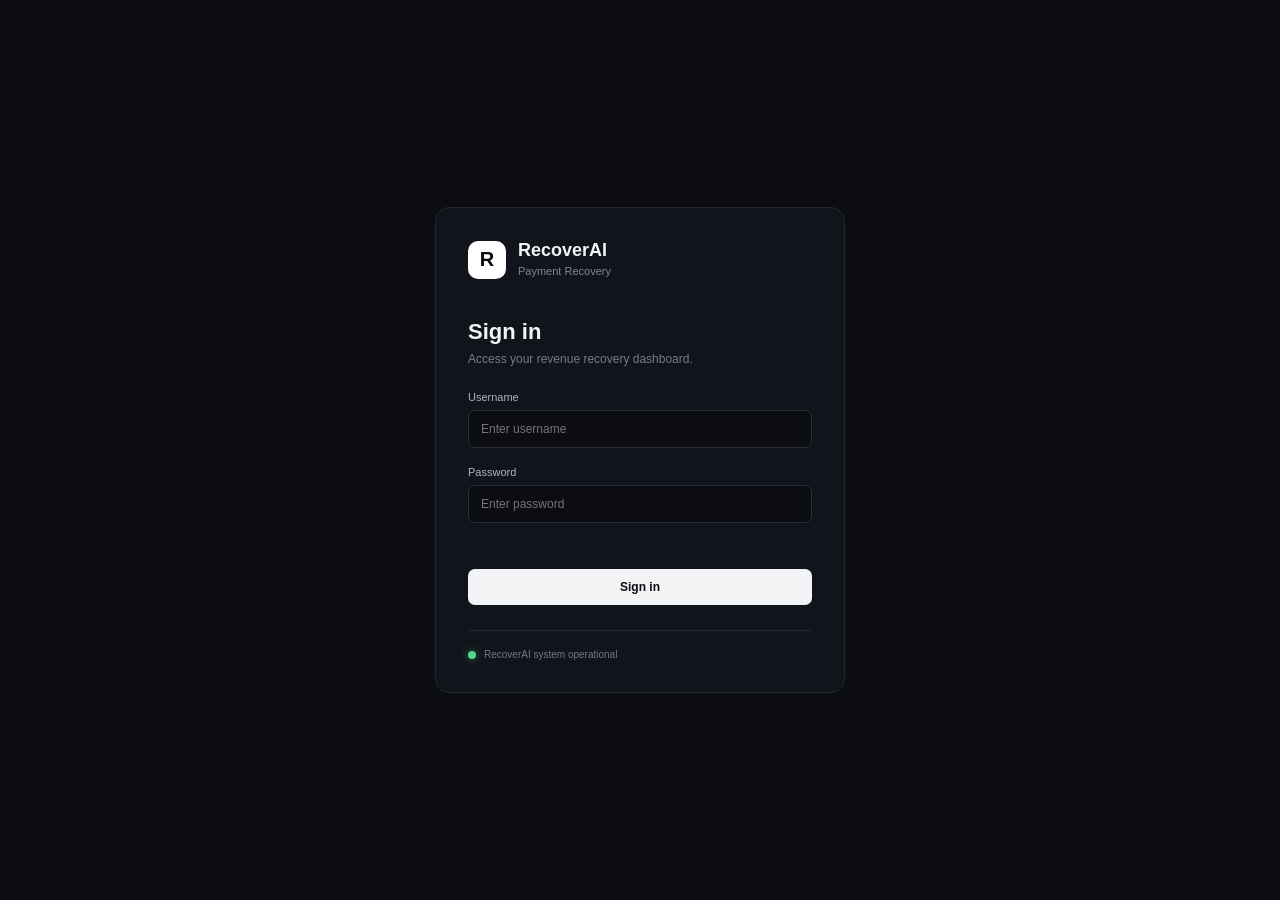
<file: backend/frontend/index.html>
<!DOCTYPE html>
<html lang="en">

<head>

    <meta charset="UTF-8">

    <meta
        name="viewport"
        content="width=device-width, initial-scale=1.0"
    >

    <title>RecoverAI Dashboard</title>

    <link
        rel="stylesheet"
        href="style.css"
    >

    <script>

        if (
            localStorage.getItem("recoverai-theme") === "light"
        ) {

            document.addEventListener(
                "DOMContentLoaded",
                () => {

                    document.body.classList.add(
                        "light-mode"
                    );

                }
            );

        }

    </script>

</head>


<body>

    <div class="app">


        <!-- ================================================= -->
        <!-- SIDEBAR -->
        <!-- ================================================= -->

        <aside class="sidebar">


            <div class="logo">

                <div class="logo-mark">
                    R
                </div>

                <div>

                    <h1>
                        RecoverAI
                    </h1>

                    <span>
                        Payment Recovery
                    </span>

                </div>

            </div>


            <nav>


                <a
                    href="index.html"
                    class="nav-item active"
                >
                    <span>▦</span>
                    Dashboard
                </a>


                <a
                    href="recoveries.html"
                    class="nav-item"
                >
                    <span>↻</span>
                    Recoveries
                </a>


                <a
                    href="transactions.html"
                    class="nav-item"
                >
                    <span>◈</span>
                    Transactions
                </a>


                <a
                    href="settings.html"
                    class="nav-item"
                >
                    <span>⚙</span>
                    Settings
                </a>


            </nav>


            <div class="sidebar-bottom">


                <div class="ai-status">

                    <div class="status-dot"></div>

                    <div>

                        <strong>
                            AI Engine
                        </strong>

                        <span>
                            Operational
                        </span>

                    </div>

                </div>


                <button
                    type="button"
                    onclick="logout()"
                    class="logout-button"
                >
                    Logout
                </button>


            </div>


        </aside>



        <!-- ================================================= -->
        <!-- MAIN -->
        <!-- ================================================= -->

        <main class="main">


            <!-- HEADER -->

            <header class="header">

                <div>

                    <h2>
                        Recovery Dashboard
                    </h2>

                    <p>
                        Monitor failed payments and recover lost revenue.
                    </p>

                </div>


                <div class="header-status">

                    <span class="pulse"></span>

                    System operational

                </div>

            </header>



            <!-- ================================================= -->
            <!-- METRICS -->
            <!-- ================================================= -->

            <section class="metrics">


                <!-- Revenue at Risk -->

                <div class="metric-card">

                    <div class="metric-top">

                        <span>
                            Revenue at Risk
                        </span>

                        <span class="metric-icon">
                            ₹
                        </span>

                    </div>


                    <div
                        class="metric-value"
                        id="revenue-risk"
                    >
                        ₹0
                    </div>


                    <div class="metric-label">
                        From failed payments
                    </div>

                </div>



                <!-- Revenue Recovered -->

                <div class="metric-card">

                    <div class="metric-top">

                        <span>
                            Revenue Recovered
                        </span>

                        <span class="metric-icon">
                            ✓
                        </span>

                    </div>


                    <div
                        class="metric-value"
                        id="revenue-recovered"
                    >
                        ₹0
                    </div>


                    <div class="metric-label">
                        Successfully recovered
                    </div>

                </div>



                <!-- Recovery Rate -->

                <div class="metric-card">

                    <div class="metric-top">

                        <span>
                            Recovery Rate
                        </span>

                        <span class="metric-icon">
                            %
                        </span>

                    </div>


                    <div
                        class="metric-value"
                        id="recovery-rate"
                    >
                        0%
                    </div>


                    <div class="metric-label">
                        Revenue recovered
                    </div>

                </div>



                <!-- Failed Payments -->

                <div class="metric-card">

                    <div class="metric-top">

                        <span>
                            Failed Payments
                        </span>

                        <span class="metric-icon">
                            !
                        </span>

                    </div>


                    <div
                        class="metric-value"
                        id="failed-payments"
                    >
                        0
                    </div>


                    <div class="metric-label">
                        Requiring attention
                    </div>

                </div>


            </section>



            <!-- ================================================= -->
            <!-- RECOVERY OVERVIEW -->
            <!-- ================================================= -->

            <section class="overview-grid">


                <!-- ================================================= -->
                <!-- RECOVERY PERFORMANCE -->
                <!-- ================================================= -->

                <div class="panel recovery-panel">


                    <div class="panel-header">

                        <div>

                            <h3>
                                Recovery Performance
                            </h3>

                            <p>
                                Revenue recovery efficiency
                            </p>

                        </div>

                    </div>



                    <div class="recovery-visual">


                        <!-- INTERACTIVE PROGRESS CIRCLE -->

                        <div
                            class="circle"
                            id="recovery-circle"
                            data-progress="0% recovered"
                        >

                            <div class="circle-inner">

                                <strong id="circle-rate">
                                    0%
                                </strong>

                                <span>
                                    Recovered
                                </span>

                            </div>

                        </div>



                        <!-- RECOVERY DETAILS -->

                        <div class="recovery-info">


                            <div>

                                <span>
                                    At Risk
                                </span>

                                <strong id="overview-risk">
                                    ₹0
                                </strong>

                            </div>


                            <div>

                                <span>
                                    Recovered
                                </span>

                                <strong id="overview-recovered">
                                    ₹0
                                </strong>

                            </div>


                            <div>

                                <span>
                                    Recovery Links
                                </span>

                                <strong id="recovery-links">
                                    0
                                </strong>

                            </div>


                        </div>


                    </div>


                </div>



                <!-- ================================================= -->
                <!-- AI ENGINE -->
                <!-- ================================================= -->

                <div class="panel ai-panel">


                    <div class="panel-header">

                        <div>

                            <h3>
                                AI Recovery Engine
                            </h3>

                            <p>
                                Latest decision
                            </p>

                        </div>


                        <span class="ai-badge">
                            AI
                        </span>

                    </div>



                    <div id="ai-decision">


                        <div class="decision-icon">
                            ✓
                        </div>


                        <div>

                            <strong>
                                Recovery engine ready
                            </strong>

                            <p>
                                RecoverAI automatically analyzes
                                failed transactions and determines
                                the safest recovery action.
                            </p>

                        </div>


                    </div>


                </div>


            </section>



            <!-- ================================================= -->
            <!-- TRANSACTIONS -->
            <!-- ================================================= -->

            <section class="panel transactions-panel">


                <div class="panel-header">


                    <div>

                        <h3>
                            Recent Failed Payments
                        </h3>

                        <p>
                            AI-analyzed payment failures
                        </p>

                    </div>


                    <button
                        type="button"
                        onclick="loadTransactions()"
                    >
                        Refresh
                    </button>


                </div>



                <div class="table-wrapper">


                    <table>


                        <thead>

                            <tr>

                                <th>
                                    Payment
                                </th>

                                <th>
                                    Amount
                                </th>

                                <th>
                                    Method
                                </th>

                                <th>
                                    Failure
                                </th>

                                <th>
                                    Recovery
                                </th>

                                <th>
                                    Status
                                </th>

                            </tr>

                        </thead>



                        <tbody id="transactions-body">


                            <tr>

                                <td
                                    colspan="6"
                                    class="loading"
                                >
                                    Loading transactions...
                                </td>

                            </tr>


                        </tbody>


                    </table>


                </div>


            </section>


        </main>


    </div>



    <!-- ================================================= -->
    <!-- AUTH FIRST -->
    <!-- ================================================= -->

    <script src="auth.js"></script>


    <!-- ================================================= -->
    <!-- DASHBOARD LOGIC -->
    <!-- ================================================= -->

    <script src="app.js"></script>


</body>

</html>
</file>
<file: backend/frontend/style.css>
* {
    box-sizing: border-box;
    margin: 0;
    padding: 0;
}

body {
    font-family: Inter, Arial, sans-serif;
    background: #0b0d12;
    color: #f1f3f5;
}

.app {
    display: flex;
    min-height: 100vh;
}


/* SIDEBAR */

.sidebar {
    width: 240px;
    background: #10131a;
    border-right: 1px solid #222630;
    padding: 28px 18px;
    display: flex;
    flex-direction: column;
}

.logo {
    display: flex;
    align-items: center;
    gap: 12px;
    margin-bottom: 50px;
}

.logo-mark {
    width: 38px;
    height: 38px;
    border-radius: 10px;
    background: #ffffff;
    color: #0b0d12;
    display: flex;
    align-items: center;
    justify-content: center;
    font-weight: 800;
    font-size: 20px;
}

.logo h1 {
    font-size: 18px;
}

.logo span {
    color: #7f8795;
    font-size: 11px;
}

nav {
    display: flex;
    flex-direction: column;
    gap: 8px;
}

.nav-item {
    padding: 12px 14px;
    border-radius: 8px;
    color: #8d95a3;
    text-decoration: none;
    display: flex;
    gap: 12px;
    align-items: center;
    font-size: 14px;
}

.nav-item.active {
    background: #1b1f28;
    color: white;
}

.sidebar-bottom {
    margin-top: auto;
}

.ai-status {
    border: 1px solid #252a34;
    border-radius: 10px;
    padding: 12px;
    display: flex;
    gap: 10px;
    align-items: center;
}

.status-dot,
.pulse {
    width: 8px;
    height: 8px;
    border-radius: 50%;
    background: #54d68a;
}

.ai-status strong {
    display: block;
    font-size: 12px;
}

.ai-status span {
    color: #727987;
    font-size: 10px;
}


/* MAIN */

.main {
    flex: 1;
    padding: 35px 42px;
    max-width: 1500px;
}

.header {
    display: flex;
    justify-content: space-between;
    align-items: center;
    margin-bottom: 30px;
}

.header h2 {
    font-size: 26px;
}

.header p {
    color: #7e8694;
    margin-top: 5px;
}

.header-status {
    border: 1px solid #27302d;
    padding: 9px 13px;
    border-radius: 20px;
    font-size: 12px;
    color: #a9b1bc;
    display: flex;
    gap: 8px;
    align-items: center;
}


/* METRICS */

.metrics {
    display: grid;
    grid-template-columns: repeat(4, 1fr);
    gap: 16px;
}

.metric-card,
.panel {
    background: #11141b;
    border: 1px solid #222630;
    border-radius: 12px;
}

.metric-card {
    padding: 20px;
}

.metric-top {
    display: flex;
    justify-content: space-between;
    color: #858d9b;
    font-size: 13px;
}

.metric-icon {
    width: 28px;
    height: 28px;
    border-radius: 7px;
    background: #1c2029;
    display: flex;
    align-items: center;
    justify-content: center;
    color: white;
}

.metric-value {
    font-size: 27px;
    font-weight: 700;
    margin-top: 18px;
}

.metric-label {
    color: #666e7c;
    font-size: 11px;
    margin-top: 6px;
}


/* PANELS */

.overview-grid {
    display: grid;
    grid-template-columns: 1fr 1fr;
    gap: 16px;
    margin-top: 18px;
}

.panel {
    padding: 22px;
}

.panel-header {
    display: flex;
    justify-content: space-between;
    align-items: center;
}

.panel-header h3 {
    font-size: 15px;
}

.panel-header p {
    color: #697180;
    font-size: 11px;
    margin-top: 4px;
}

.panel-header button {
    background: #1c2029;
    border: 1px solid #2b303a;
    color: white;
    padding: 7px 12px;
    border-radius: 6px;
    cursor: pointer;
}


/* RECOVERY */

.recovery-visual {
    display: flex;
    align-items: center;
    gap: 40px;
    margin-top: 25px;
}

.circle {
    width: 150px;
    height: 150px;
    border-radius: 50%;
    border: 12px solid #242a34;
    display: flex;
    justify-content: center;
    align-items: center;
}

.circle strong {
    display: block;
    text-align: center;
    font-size: 26px;
}

.circle span {
    color: #737b88;
    font-size: 10px;
}

.recovery-info {
    display: flex;
    flex-direction: column;
    gap: 14px;
}

.recovery-info span {
    display: block;
    color: #717987;
    font-size: 11px;
}

.recovery-info strong {
    font-size: 15px;
}


/* AI */

.ai-badge {
    background: #242833;
    border-radius: 5px;
    padding: 5px 8px;
    font-size: 10px;
}

#ai-decision {
    display: flex;
    gap: 15px;
    align-items: flex-start;
    margin-top: 30px;
}

.decision-icon {
    width: 42px;
    height: 42px;
    border-radius: 10px;
    background: #1d2823;
    display: flex;
    justify-content: center;
    align-items: center;
}

#ai-decision strong {
    font-size: 14px;
}

#ai-decision p {
    color: #747c89;
    font-size: 12px;
    line-height: 1.6;
    margin-top: 6px;
}


/* TABLE */

.transactions-panel {
    margin-top: 18px;
}

.table-wrapper {
    overflow-x: auto;
    margin-top: 20px;
}

table {
    width: 100%;
    border-collapse: collapse;
}

th {
    text-align: left;
    color: #69717e;
    font-size: 10px;
    text-transform: uppercase;
    padding: 12px;
    border-bottom: 1px solid #242832;
}

td {
    padding: 15px 12px;
    border-bottom: 1px solid #1d2129;
    font-size: 12px;
}

.payment-id {
    font-family: monospace;
    color: #c7ccd4;
}

.failure {
    color: #b4bbc5;
}

.recovery {
    color: #8ed9ad;
}

.badge {
    padding: 5px 8px;
    border-radius: 5px;
    font-size: 10px;
}

.badge-failed {
    background: #292022;
    color: #e0a5a5;
}

.badge-recovered {
    background: #1d2922;
    color: #8fd8a9;
}

.loading {
    text-align: center;
    color: #656d79;
    padding: 30px;
}


/* MOBILE */

@media (max-width: 900px) {

    .sidebar {
        display: none;
    }

    .main {
        padding: 25px 18px;
    }

    .metrics {
        grid-template-columns: 1fr 1fr;
    }

    .overview-grid {
        grid-template-columns: 1fr;
    }
}

@media (max-width: 550px) {

    .metrics {
        grid-template-columns: 1fr;
    }
}

/* ============================= */
/* TRANSACTION DETAILS */
/* ============================= */

.back-link {
    display: inline-block;
    color: #858d9b;
    text-decoration: none;
    font-size: 12px;
    margin-bottom: 12px;
}

.back-link:hover {
    color: white;
}

.transaction-loading {
    margin-top: 18px;
}

.transaction-error {
    margin-top: 18px;
    padding: 30px;
}

.transaction-error h3 {
    font-size: 16px;
    margin-bottom: 8px;
}

.transaction-error p {
    color: #747c89;
    font-size: 12px;
    margin-bottom: 20px;
}

.transaction-hero {
    margin-top: 18px;
    padding: 28px;
    display: flex;
    justify-content: space-between;
    align-items: center;
}

.detail-label {
    display: block;
    color: #69717e;
    font-size: 10px;
    text-transform: uppercase;
    letter-spacing: 0.6px;
    margin-bottom: 8px;
}

.transaction-amount {
    font-size: 34px;
    font-weight: 700;
    margin-bottom: 12px;
}

.transaction-summary {
    display: flex;
    gap: 50px;
}

.transaction-summary span {
    display: block;
    color: #69717e;
    font-size: 10px;
    margin-bottom: 6px;
}

.transaction-summary strong {
    font-size: 13px;
}

.transaction-grid {
    display: grid;
    grid-template-columns: 1fr 1fr;
    gap: 18px;
    margin-top: 18px;
}

.detail-panel {
    padding: 22px;
    margin-top: 18px;
}

.transaction-grid .detail-panel {
    margin-top: 0;
}

.detail-list {
    margin-top: 22px;
}

.detail-row {
    display: flex;
    justify-content: space-between;
    gap: 20px;
    padding: 13px 0;
    border-bottom: 1px solid #1d2129;
}

.detail-row:last-child {
    border-bottom: none;
}

.detail-row span {
    color: #737b88;
    font-size: 11px;
}

.detail-row strong {
    color: #d6dae0;
    font-size: 12px;
    text-align: right;
}

.detail-row-column {
    display: block;
}

.detail-row-column strong {
    display: block;
    text-align: left;
    margin-top: 8px;
    line-height: 1.6;
}

.mono {
    font-family: monospace;
}

.error-code {
    color: #dca4a4 !important;
}

.ai-detail-panel {
    margin-top: 18px;
}

.ai-decision-detail {
    display: flex;
    gap: 15px;
    align-items: flex-start;
    margin-top: 25px;
}

.ai-decision-detail .decision-icon {
    flex-shrink: 0;
}

.ai-action {
    display: block;
    font-size: 16px !important;
    margin-bottom: 7px;
}

.ai-decision-detail p {
    color: #747c89;
    font-size: 12px;
    line-height: 1.6;
    max-width: 700px;
}

.recovery-area {
    margin-top: 22px;
}

.recovery-area .recovery-info {
    display: grid;
    grid-template-columns: 180px 1fr;
    gap: 18px;
}

.recovery-area .recovery-info span {
    display: block;
    color: #69717e;
    font-size: 10px;
    margin-bottom: 6px;
}

.recovery-area .recovery-info strong {
    font-size: 12px;
    color: #d6dae0;
    word-break: break-all;
}

.recovery-button {
    display: inline-block;
    background: #f1f3f5;
    color: #0b0d12;
    text-decoration: none;
    padding: 9px 14px;
    border-radius: 6px;
    font-size: 11px;
    font-weight: 600;
}

.recovery-button:hover {
    opacity: 0.9;
}

/* ============================= */
/* SIDEBAR NAVIGATION FIX */
/* ============================= */

.sidebar {
    position: relative;
    z-index: 100;
}

.sidebar nav {
    position: relative;
    z-index: 101;
}

.nav-item {
    position: relative;
    z-index: 102;
    cursor: pointer;
}

.nav-item:hover {
    background: #181c24;
    color: white;
}
/* =========================================================
   THEME SYSTEM
   ========================================================= */

/* Theme transition */
body,
.sidebar,
.metric-card,
.panel,
.ai-status,
.nav-item,
.panel-header button,
.metric-icon,
.header-status,
.circle,
.ai-badge,
.detail-row {
    transition:
        background-color 0.2s ease,
        color 0.2s ease,
        border-color 0.2s ease;
}


/* =========================================================
   LIGHT MODE
   ========================================================= */

body.light-mode {
    background: #f5f6f8;
    color: #17191d;
}


/* SIDEBAR */

body.light-mode .sidebar {
    background: #ffffff;
    border-right-color: #e1e4e8;
}

body.light-mode .logo-mark {
    background: #17191d;
    color: #ffffff;
}

body.light-mode .logo h1 {
    color: #17191d;
}

body.light-mode .logo span {
    color: #7b818b;
}

body.light-mode .nav-item {
    color: #68707c;
}

body.light-mode .nav-item:hover {
    background: #f1f3f5;
    color: #17191d;
}

body.light-mode .nav-item.active {
    background: #e9ebef;
    color: #17191d;
}

body.light-mode .ai-status {
    border-color: #e1e4e8;
}

body.light-mode .ai-status strong {
    color: #25282d;
}

body.light-mode .ai-status span {
    color: #858b95;
}


/* HEADER */

body.light-mode .header h2 {
    color: #17191d;
}

body.light-mode .header p {
    color: #747b86;
}

body.light-mode .header-status {
    border-color: #dfe3e7;
    color: #68707c;
}


/* CARDS / PANELS */

body.light-mode .metric-card,
body.light-mode .panel {
    background: #ffffff;
    border-color: #e1e4e8;
}

body.light-mode .metric-top {
    color: #6e7580;
}

body.light-mode .metric-icon {
    background: #f0f2f4;
    color: #25282d;
}

body.light-mode .metric-value {
    color: #17191d;
}

body.light-mode .metric-label {
    color: #858b95;
}


/* PANEL HEADERS */

body.light-mode .panel-header h3 {
    color: #25282d;
}

body.light-mode .panel-header p {
    color: #7b818b;
}

body.light-mode .panel-header button {
    background: #f0f2f4;
    border-color: #dce0e5;
    color: #25282d;
}

body.light-mode .panel-header button:hover {
    background: #e7e9ec;
}


/* RECOVERY */

body.light-mode .circle {
    border-color: #e1e4e8;
}

body.light-mode .circle strong {
    color: #17191d;
}

body.light-mode .circle span {
    color: #7b818b;
}

body.light-mode .recovery-info span {
    color: #7b818b;
}

body.light-mode .recovery-info strong {
    color: #25282d;
}


/* AI */

body.light-mode .ai-badge {
    background: #eef0f3;
    color: #4f5661;
}

body.light-mode .decision-icon {
    background: #edf5ef;
    color: #25633c;
}

body.light-mode #ai-decision strong {
    color: #25282d;
}

body.light-mode #ai-decision p {
    color: #747b86;
}


/* TABLE */

body.light-mode th {
    color: #737a85;
    border-bottom-color: #e1e4e8;
}

body.light-mode td {
    color: #343941;
    border-bottom-color: #eceef1;
}

body.light-mode .payment-id {
    color: #343941;
}

body.light-mode .failure {
    color: #656c77;
}

body.light-mode .recovery {
    color: #277344;
}

body.light-mode .loading {
    color: #858b95;
}


/* BADGES */

body.light-mode .badge-failed {
    background: #f8eded;
    color: #a34c4c;
}

body.light-mode .badge-recovered {
    background: #edf7f0;
    color: #287447;
}


/* TRANSACTION DETAILS */

body.light-mode .back-link {
    color: #69717d;
}

body.light-mode .back-link:hover {
    color: #17191d;
}

body.light-mode .detail-label {
    color: #747b86;
}

body.light-mode .transaction-amount {
    color: #17191d;
}

body.light-mode .transaction-summary span {
    color: #747b86;
}

body.light-mode .transaction-summary strong {
    color: #25282d;
}

body.light-mode .detail-row {
    border-bottom-color: #e6e8eb;
}

body.light-mode .detail-row span {
    color: #747b86;
}

body.light-mode .detail-row strong {
    color: #343941;
}

body.light-mode .error-code {
    color: #a34c4c !important;
}

body.light-mode .ai-decision-detail p {
    color: #747b86;
}

body.light-mode .recovery-area .recovery-info span {
    color: #747b86;
}

body.light-mode .recovery-area .recovery-info strong {
    color: #343941;
}

body.light-mode .recovery-button {
    background: #17191d;
    color: #ffffff;
}


/* =========================================================
   SETTINGS PAGE
   ========================================================= */

.settings-section {
    margin-top: 18px;
}

.settings-list {
    margin-top: 20px;
}

.setting-row {
    display: flex;
    justify-content: space-between;
    align-items: center;
    gap: 30px;
    padding: 18px 0;
    border-bottom: 1px solid #242832;
}

.setting-row:last-child {
    border-bottom: none;
}

.setting-info strong {
    display: block;
    font-size: 13px;
    margin-bottom: 5px;
}

.setting-info p {
    color: #747c89;
    font-size: 11px;
    line-height: 1.5;
}


/* THEME TOGGLE */

.theme-toggle {
    display: flex;
    background: #1b1f28;
    border: 1px solid #2a2f39;
    border-radius: 8px;
    padding: 4px;
    gap: 4px;
    flex-shrink: 0;
}

.theme-option {
    border: none;
    background: transparent;
    color: #858d9b;
    padding: 8px 14px;
    border-radius: 6px;
    cursor: pointer;
    font-size: 11px;
}

.theme-option:hover {
    color: white;
}

.theme-option.active {
    background: #f1f3f5;
    color: #0b0d12;
}


/* STATUS */

.system-status {
    display: flex;
    align-items: center;
    gap: 9px;
}

.system-status .status-dot {
    flex-shrink: 0;
}

.status-online {
    color: #54d68a;
    font-size: 12px;
}


/* LIGHT SETTINGS */

body.light-mode .setting-row {
    border-bottom-color: #e4e7ea;
}

body.light-mode .setting-info strong {
    color: #25282d;
}

body.light-mode .setting-info p {
    color: #747b86;
}

body.light-mode .theme-toggle {
    background: #f0f2f4;
    border-color: #dce0e5;
}

body.light-mode .theme-option {
    color: #737a85;
}

body.light-mode .theme-option:hover {
    color: #17191d;
}

body.light-mode .theme-option.active {
    background: #17191d;
    color: #ffffff;
}
/* =========================================================
   SETTINGS
   ========================================================= */

.settings-section {
    margin-top: 18px;
}

.settings-list {
    margin-top: 20px;
}

.setting-row {
    display: flex;
    justify-content: space-between;
    align-items: center;
    gap: 30px;
    padding: 18px 0;
    border-bottom: 1px solid #242832;
}

.setting-row:last-child {
    border-bottom: none;
}

.setting-info {
    flex: 1;
}

.setting-info strong {
    display: block;
    font-size: 13px;
    margin-bottom: 5px;
}

.setting-info p {
    color: #747c89;
    font-size: 11px;
    line-height: 1.5;
}


/* THEME TOGGLE */

.theme-toggle {
    display: flex;
    background: #1b1f28;
    border: 1px solid #2a2f39;
    border-radius: 8px;
    padding: 4px;
    gap: 4px;
    flex-shrink: 0;
}

.theme-option {
    border: none;
    background: transparent;
    color: #858d9b;
    padding: 8px 14px;
    border-radius: 6px;
    cursor: pointer;
    font-size: 11px;
    font-family: inherit;
}

.theme-option:hover {
    color: white;
}

.theme-option.active {
    background: #f1f3f5;
    color: #0b0d12;
}


/* SYSTEM STATUS */

.system-status {
    display: flex;
    align-items: center;
    gap: 9px;
    flex-shrink: 0;
}

.status-online {
    color: #54d68a;
    font-size: 12px;
}

.status-offline {
    color: #d66a6a;
    font-size: 12px;
}

.offline-dot {
    background: #d66a6a !important;
}


/* =========================================================
   LIGHT MODE
   ========================================================= */

body.light-mode {
    background: #f5f6f8;
    color: #17191d;
}

body.light-mode .sidebar {
    background: #ffffff;
    border-right-color: #e1e4e8;
}

body.light-mode .logo-mark {
    background: #17191d;
    color: #ffffff;
}

body.light-mode .logo h1 {
    color: #17191d;
}

body.light-mode .logo span {
    color: #7b818b;
}

body.light-mode .nav-item {
    color: #68707c;
}

body.light-mode .nav-item:hover {
    background: #f1f3f5;
    color: #17191d;
}

body.light-mode .nav-item.active {
    background: #e9ebef;
    color: #17191d;
}

body.light-mode .header h2 {
    color: #17191d;
}

body.light-mode .header p {
    color: #747b86;
}

body.light-mode .header-status {
    border-color: #dfe3e7;
    color: #68707c;
}

body.light-mode .metric-card,
body.light-mode .panel {
    background: #ffffff;
    border-color: #e1e4e8;
}

body.light-mode .metric-top {
    color: #6e7580;
}

body.light-mode .metric-icon {
    background: #f0f2f4;
    color: #25282d;
}

body.light-mode .metric-value {
    color: #17191d;
}

body.light-mode .metric-label {
    color: #858b95;
}

body.light-mode .panel-header h3 {
    color: #25282d;
}

body.light-mode .panel-header p {
    color: #7b818b;
}

body.light-mode .panel-header button {
    background: #f0f2f4;
    border-color: #dce0e5;
    color: #25282d;
}

body.light-mode .circle {
    border-color: #e1e4e8;
}

body.light-mode .circle strong {
    color: #17191d;
}

body.light-mode .circle span {
    color: #7b818b;
}

body.light-mode .recovery-info span {
    color: #7b818b;
}

body.light-mode .recovery-info strong {
    color: #25282d;
}

body.light-mode .ai-badge {
    background: #eef0f3;
    color: #4f5661;
}

body.light-mode .decision-icon {
    background: #edf5ef;
    color: #25633c;
}

body.light-mode #ai-decision strong {
    color: #25282d;
}

body.light-mode #ai-decision p {
    color: #747b86;
}

body.light-mode th {
    color: #737a85;
    border-bottom-color: #e1e4e8;
}

body.light-mode td {
    color: #343941;
    border-bottom-color: #eceef1;
}

body.light-mode .payment-id {
    color: #343941;
}

body.light-mode .failure {
    color: #656c77;
}

body.light-mode .loading {
    color: #858b95;
}

body.light-mode .badge-failed {
    background: #f8eded;
    color: #a34c4c;
}

body.light-mode .badge-recovered {
    background: #edf7f0;
    color: #287447;
}

body.light-mode .back-link {
    color: #69717d;
}

body.light-mode .back-link:hover {
    color: #17191d;
}

body.light-mode .detail-label {
    color: #747b86;
}

body.light-mode .transaction-amount {
    color: #17191d;
}

body.light-mode .transaction-summary span {
    color: #747b86;
}

body.light-mode .transaction-summary strong {
    color: #25282d;
}

body.light-mode .detail-row {
    border-bottom-color: #e6e8eb;
}

body.light-mode .detail-row span {
    color: #747b86;
}

body.light-mode .detail-row strong {
    color: #343941;
}

body.light-mode .error-code {
    color: #a34c4c !important;
}

body.light-mode .ai-decision-detail p {
    color: #747b86;
}

body.light-mode .recovery-area .recovery-info span {
    color: #747b86;
}

body.light-mode .recovery-area .recovery-info strong {
    color: #343941;
}

body.light-mode .recovery-button {
    background: #17191d;
    color: #ffffff;
}


/* SETTINGS LIGHT MODE */

body.light-mode .setting-row {
    border-bottom-color: #e4e7ea;
}

body.light-mode .setting-info strong {
    color: #25282d;
}

body.light-mode .setting-info p {
    color: #747b86;
}

body.light-mode .theme-toggle {
    background: #f0f2f4;
    border-color: #dce0e5;
}

body.light-mode .theme-option {
    color: #737a85;
}

body.light-mode .theme-option:hover {
    color: #17191d;
}

body.light-mode .theme-option.active {
    background: #17191d;
    color: #ffffff;
}
/* =========================================================
   LOGIN
   ========================================================= */

.login-page {
    min-height: 100vh;
    display: flex;
    justify-content: center;
    align-items: center;
    padding: 30px;
    background: #0b0d12;
}

.login-card {
    width: 100%;
    max-width: 410px;
    background: #11141b;
    border: 1px solid #222630;
    border-radius: 14px;
    padding: 32px;
}

.login-logo {
    display: flex;
    align-items: center;
    gap: 12px;
    margin-bottom: 40px;
}

.login-logo h1 {
    font-size: 18px;
}

.login-logo span {
    color: #7f8795;
    font-size: 11px;
}

.login-header {
    margin-bottom: 25px;
}

.login-header h2 {
    font-size: 22px;
    margin-bottom: 7px;
}

.login-header p {
    color: #747c89;
    font-size: 12px;
}

.login-field {
    margin-bottom: 18px;
}

.login-field label {
    display: block;
    color: #aeb5bf;
    font-size: 11px;
    margin-bottom: 7px;
}

.login-field input {
    width: 100%;
    padding: 11px 12px;
    border-radius: 7px;
    border: 1px solid #2a2f39;
    background: #0b0d12;
    color: #f1f3f5;
    font-family: inherit;
    font-size: 12px;
    outline: none;
}

.login-field input:focus {
    border-color: #59616e;
}

.login-error {
    min-height: 18px;
    color: #d66a6a;
    font-size: 11px;
    margin-bottom: 10px;
}

.login-button {
    width: 100%;
    padding: 11px;
    border: none;
    border-radius: 7px;
    background: #f1f3f5;
    color: #0b0d12;
    font-family: inherit;
    font-size: 12px;
    font-weight: 600;
    cursor: pointer;
}

.login-button:hover {
    opacity: 0.9;
}

.login-footer {
    margin-top: 25px;
    padding-top: 18px;
    border-top: 1px solid #242832;
    display: flex;
    align-items: center;
    gap: 8px;
    color: #727987;
    font-size: 10px;
}


/* LOGIN LIGHT MODE */

body.light-mode .login-page {
    background: #f5f6f8;
}

body.light-mode .login-card {
    background: #ffffff;
    border-color: #e1e4e8;
}

body.light-mode .login-header h2 {
    color: #17191d;
}

body.light-mode .login-header p {
    color: #747b86;
}

body.light-mode .login-field label {
    color: #5f6670;
}

body.light-mode .login-field input {
    background: #f8f9fa;
    border-color: #dce0e5;
    color: #17191d;
}

body.light-mode .login-button {
    background: #17191d;
    color: #ffffff;
}

body.light-mode .login-footer {
    border-top-color: #e4e7ea;
    color: #747b86;
}
.recovery-circle {
    --recovery-progress: 0%;

    width: 150px;
    height: 150px;

    border-radius: 50%;

    background:
        conic-gradient(
            #3ddc97 var(--recovery-progress),
            #252b36 var(--recovery-progress)
        );

    display: flex;
    align-items: center;
    justify-content: center;

    transition:
        background 0.8s ease,
        transform 0.2s ease;

    position: relative;
}

.recovery-circle::after {
    content: "";
    position: absolute;

    width: 116px;
    height: 116px;

    border-radius: 50%;

    background: #11141a;
}

.recovery-circle-inner {
    position: relative;
    z-index: 2;

    display: flex;
    flex-direction: column;
    align-items: center;
    justify-content: center;

    text-align: center;
}

.recovery-circle-inner strong {
    font-size: 27px;
    font-weight: 700;
}

.recovery-circle-inner span {
    margin-top: 3px;
    font-size: 12px;
    opacity: 0.65;
}

.recovery-circle:hover {
    transform: scale(1.04);
}

.recovery-circle:hover::before {
    content: attr(data-progress);
    position: absolute;

    bottom: -35px;

    background: #1b2029;
    padding: 6px 10px;

    border-radius: 6px;

    font-size: 12px;

    white-space: nowrap;

    z-index: 10;
}
/* =========================================================
   RECOVERAI — PREMIUM DASHBOARD OVERRIDES
   ========================================================= */


/* =========================================================
   GREEN RECOVERY ACCENT
   ========================================================= */

:root {
    --recovery-green: #3ddc84;
    --recovery-green-dark: #1f9d5a;
    --recovery-track: #252c38;
}


/* =========================================================
   METRIC CARDS
   ========================================================= */

.metric-card {

    transition:
        transform 0.2s ease,
        border-color 0.2s ease,
        box-shadow 0.2s ease;

}


.metric-card:hover {

    transform: translateY(-3px);

    border-color:
        rgba(61, 220, 132, 0.28);

    box-shadow:
        0 8px 30px rgba(0, 0, 0, 0.18);

}


.metric-value {

    letter-spacing: -0.5px;

}


/* Make recovered values subtly green */

#revenue-recovered {

    color: var(--recovery-green);

}


#recovery-rate {

    color: var(--recovery-green);

}


/* =========================================================
   RECOVERY CIRCLE
   ========================================================= */

#recovery-circle {

    --recovery-progress: 0%;

    width: 150px;
    height: 150px;

    min-width: 150px;
    min-height: 150px;

    border-radius: 50%;

    position: relative;

    display: flex;

    align-items: center;
    justify-content: center;

    /*
       IMPORTANT:
       This is the actual progress ring.
    */

    background:
        conic-gradient(
            var(--recovery-green)
                0%
                var(--recovery-progress),

            var(--recovery-track)
                var(--recovery-progress)
                100%
        ) !important;

    border: none !important;

    box-shadow:
        0 0 0 1px rgba(61, 220, 132, 0.05);

    cursor: pointer;

    transition:
        transform 0.25s ease,
        filter 0.25s ease;

}


/*
   Inner cut-out.
*/

#recovery-circle::after {

    content: "";

    position: absolute;

    width: 116px;
    height: 116px;

    border-radius: 50%;

    background:
        #11141a !important;

    z-index: 1;

}


/*
   Center text.
*/

#recovery-circle .circle-inner {

    position: relative;

    z-index: 2;

    width: 100%;
    height: 100%;

    display: flex;

    align-items: center;
    justify-content: center;

    flex-direction: column;

    text-align: center;

}


#recovery-circle .circle-inner strong {

    font-size: 27px;

    font-weight: 700;

    letter-spacing: -0.8px;

}


#recovery-circle .circle-inner span {

    margin-top: 3px;

    font-size: 12px;

    color: #7f8ba3;

}


/* =========================================================
   CIRCLE HOVER
   ========================================================= */

#recovery-circle:hover {

    transform: scale(1.045);

    filter:
        drop-shadow(
            0 0 12px
            rgba(61, 220, 132, 0.18)
        );

}


/*
   Tooltip.
*/

#recovery-circle::before {

    content: attr(data-progress);

    position: absolute;

    left: 50%;

    bottom: -42px;

    transform:
        translateX(-50%)
        translateY(5px);

    opacity: 0;

    pointer-events: none;

    white-space: nowrap;

    background: #171c24;

    border:
        1px solid
        rgba(61, 220, 132, 0.45);

    color: #e8edf5;

    padding: 7px 11px;

    border-radius: 7px;

    font-size: 12px;

    z-index: 20;

    transition:
        opacity 0.2s ease,
        transform 0.2s ease;

}


#recovery-circle:hover::before {

    opacity: 1;

    transform:
        translateX(-50%)
        translateY(0);

}


/* =========================================================
   RECOVERY INFO
   ========================================================= */

.recovery-info {

    min-width: 180px;

}


.recovery-info > div {

    padding: 9px 0;

    border-bottom:
        1px solid
        rgba(255, 255, 255, 0.06);

}


.recovery-info > div:last-child {

    border-bottom: none;

}


.recovery-info span {

    display: block;

    color: #71809a;

    font-size: 12px;

    margin-bottom: 3px;

}


.recovery-info strong {

    font-size: 16px;

}


.recovery-info > div:nth-child(2) strong {

    color: var(--recovery-green);

}


/* =========================================================
   AI RECOVERY ENGINE
   ========================================================= */

.ai-panel {

    transition:
        border-color 0.2s ease,
        box-shadow 0.2s ease;

}


.ai-panel:hover {

    border-color:
        rgba(61, 220, 132, 0.22);

    box-shadow:
        0 8px 30px rgba(0, 0, 0, 0.16);

}


.ai-badge {

    border:
        1px solid
        rgba(61, 220, 132, 0.25);

}


.decision-icon {

    transition:
        transform 0.25s ease,
        box-shadow 0.25s ease;

}


.ai-panel:hover .decision-icon {

    transform: rotate(-8deg) scale(1.05);

    box-shadow:
        0 0 18px
        rgba(61, 220, 132, 0.12);

}


/* =========================================================
   RECOVERY LINKS
   ========================================================= */

.recovery-link {

    color: #a78bfa;

    text-decoration: none;

    font-weight: 500;

    transition:
        color 0.2s ease;

}


.recovery-link:hover {

    color: #c4b5fd;

    text-decoration: underline;

}


/* =========================================================
   PAYMENT IDS
   ========================================================= */

.payment-link {

    color: #a78bfa;

    text-decoration: none;

    font-weight: 600;

    transition:
        color 0.2s ease;

}


.payment-link:hover {

    color: #c4b5fd;

    text-decoration: underline;

}


/* =========================================================
   STATUS
   ========================================================= */

.status-badge {

    border-radius: 5px;

    padding:
        4px 8px;

    font-size: 11px;

}


/* =========================================================
   REFRESH BUTTON
   ========================================================= */

.refresh-btn,
.transactions-panel button {

    transition:
        transform 0.15s ease,
        background 0.15s ease,
        border-color 0.15s ease;

}


.refresh-btn:hover,
.transactions-panel button:hover {

    transform: translateY(-1px);

    border-color:
        rgba(61, 220, 132, 0.3);

}


/* =========================================================
   SIDEBAR
   ========================================================= */

.nav-item {

    transition:
        background 0.18s ease,
        color 0.18s ease,
        padding-left 0.18s ease;

}


.nav-item:hover {

    padding-left: 20px;

}


/* =========================================================
   AI ENGINE STATUS
   ========================================================= */

.status-dot {

    box-shadow:
        0 0 8px
        rgba(61, 220, 132, 0.55);

}


/* =========================================================
   LOGOUT
   ========================================================= */

.logout-button {

    transition:
        background 0.18s ease,
        border-color 0.18s ease,
        transform 0.18s ease;

}


.logout-button:hover {

    background:
        rgba(255, 255, 255, 0.05);

    border-color:
        rgba(255, 255, 255, 0.14);

    transform:
        translateY(-1px);

}
</file>
